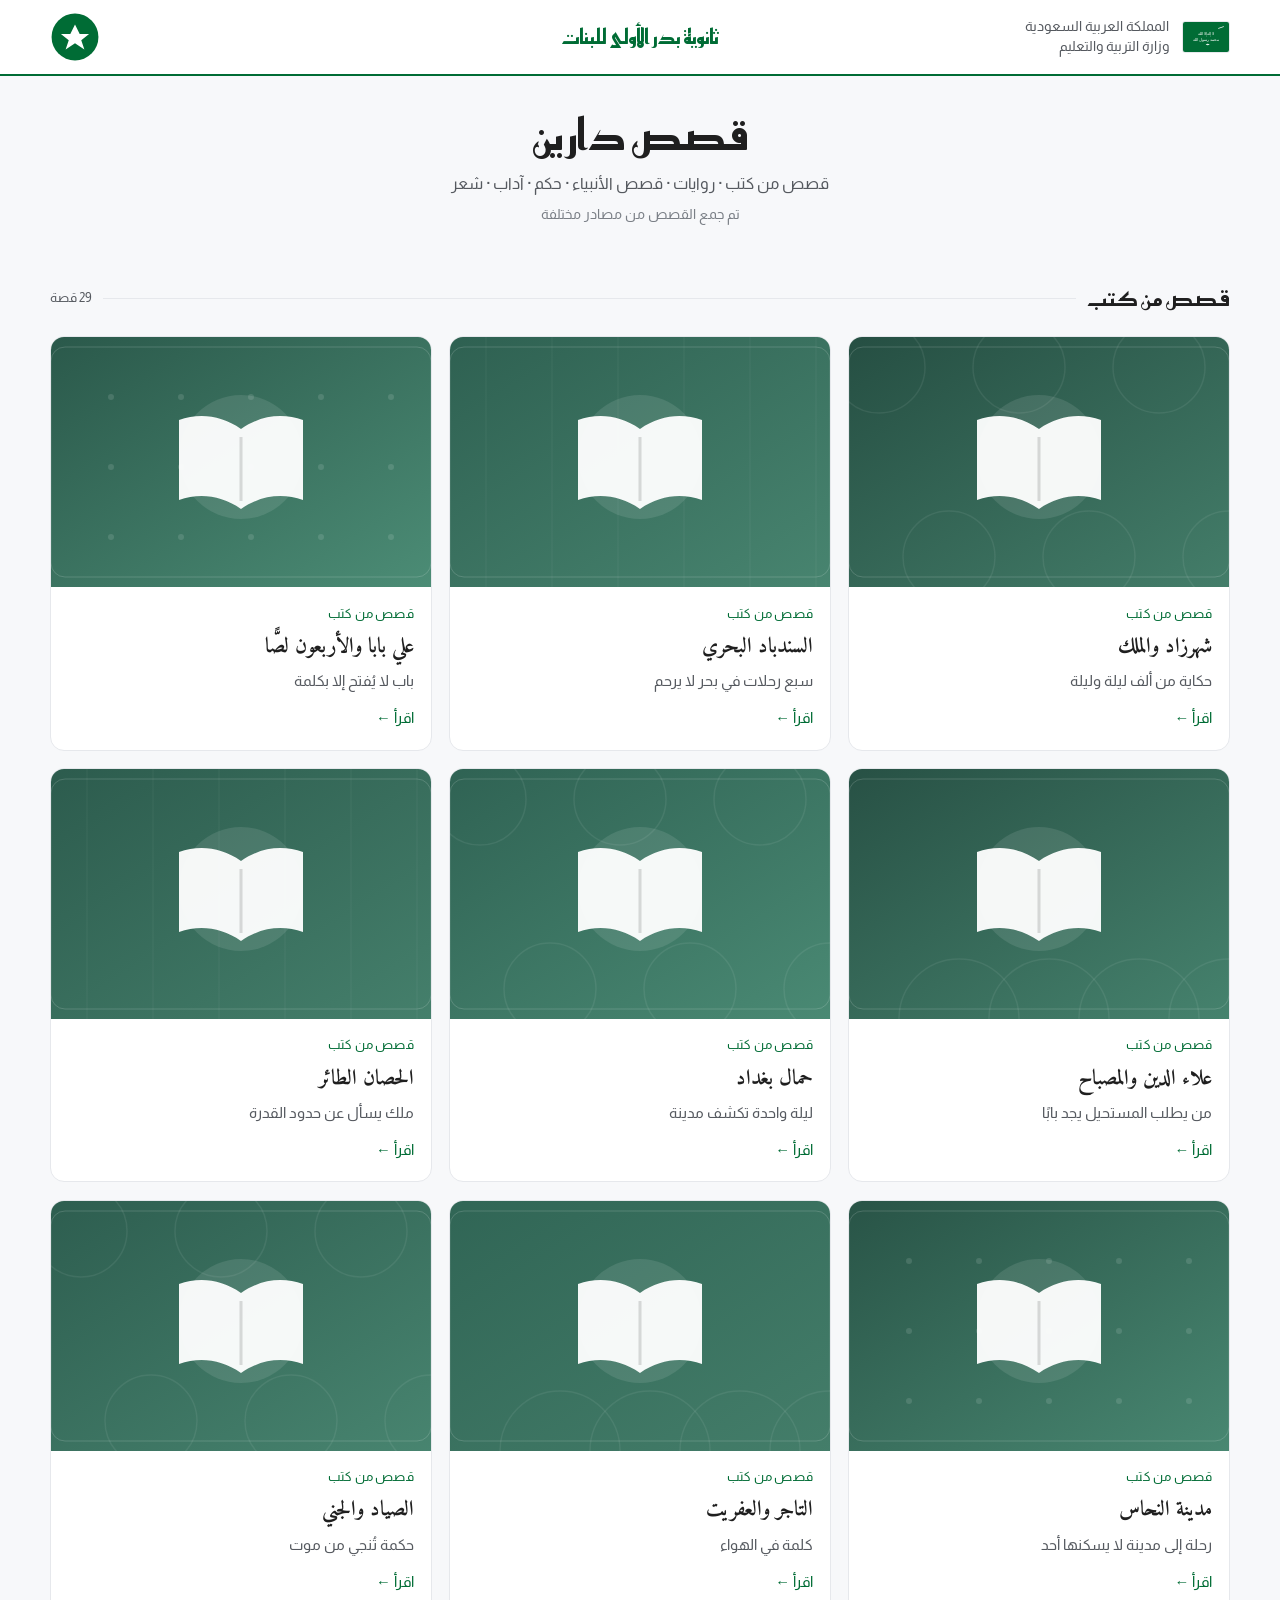
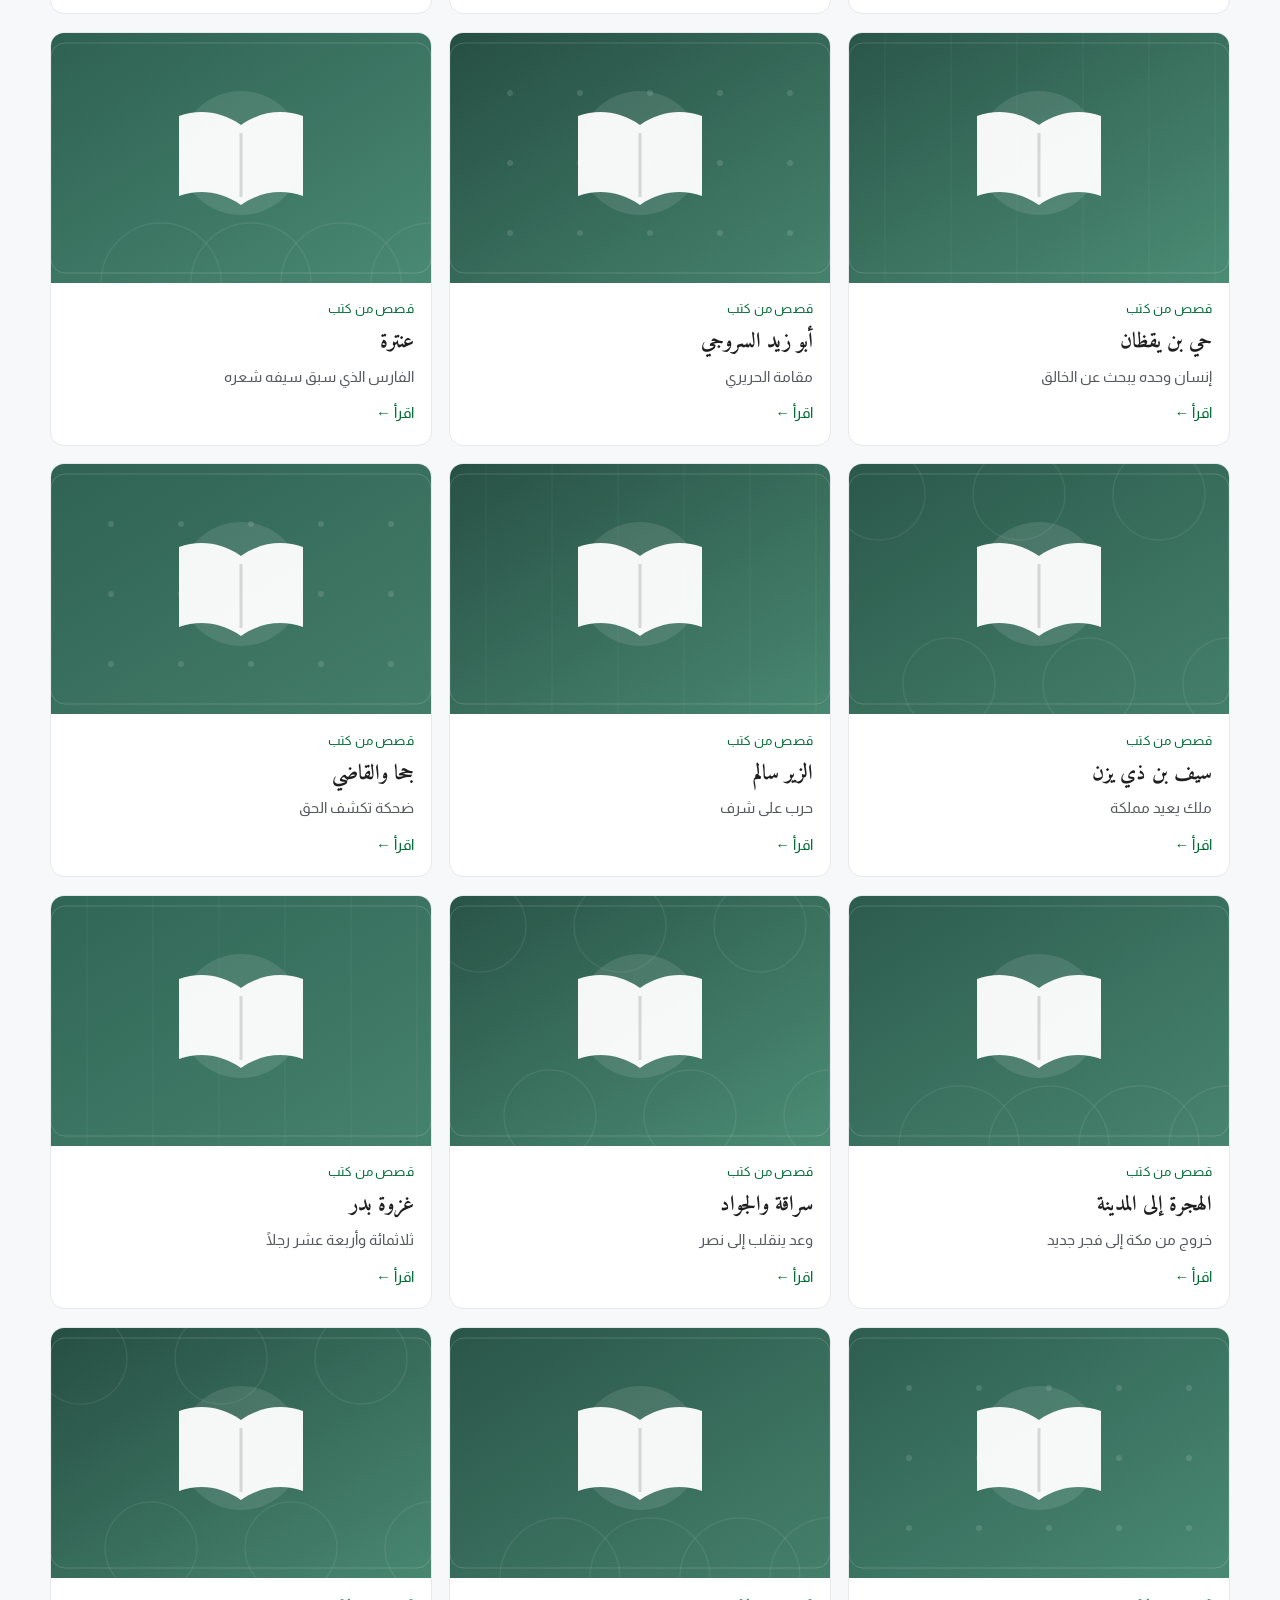
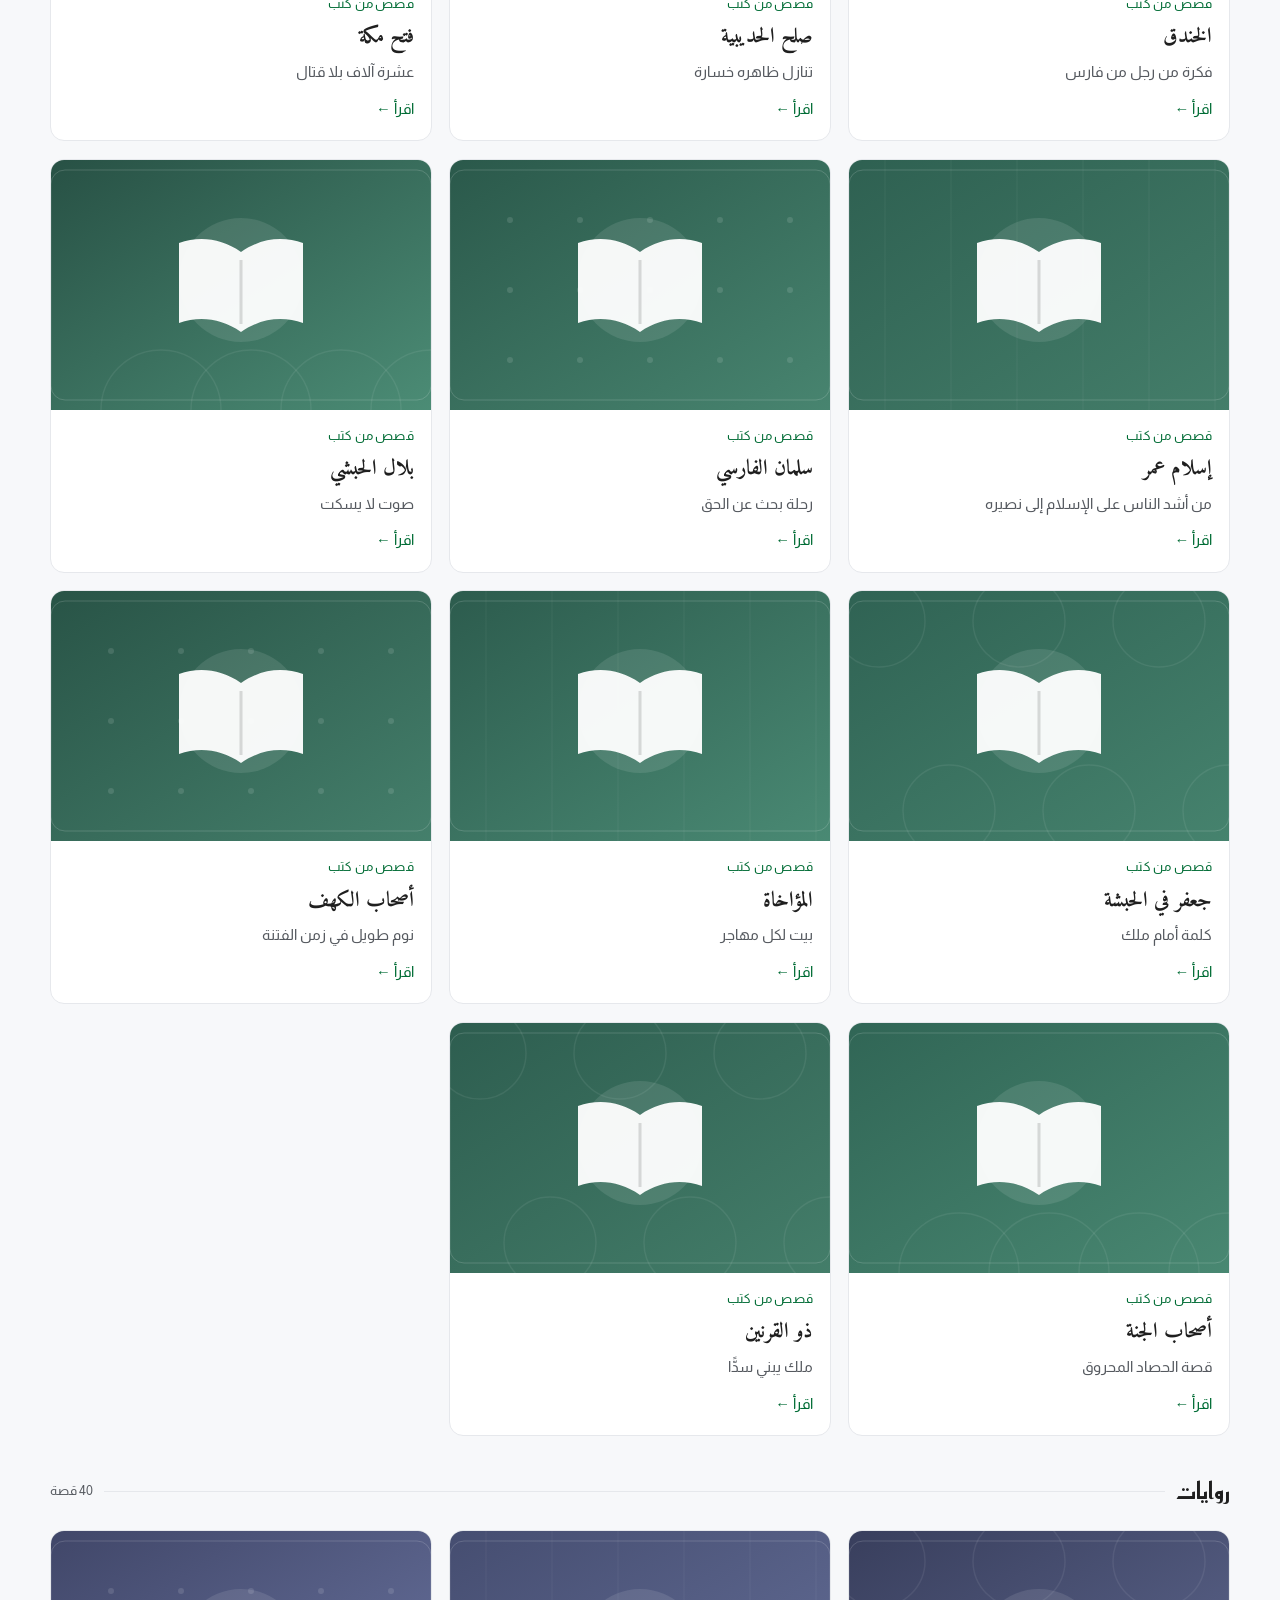
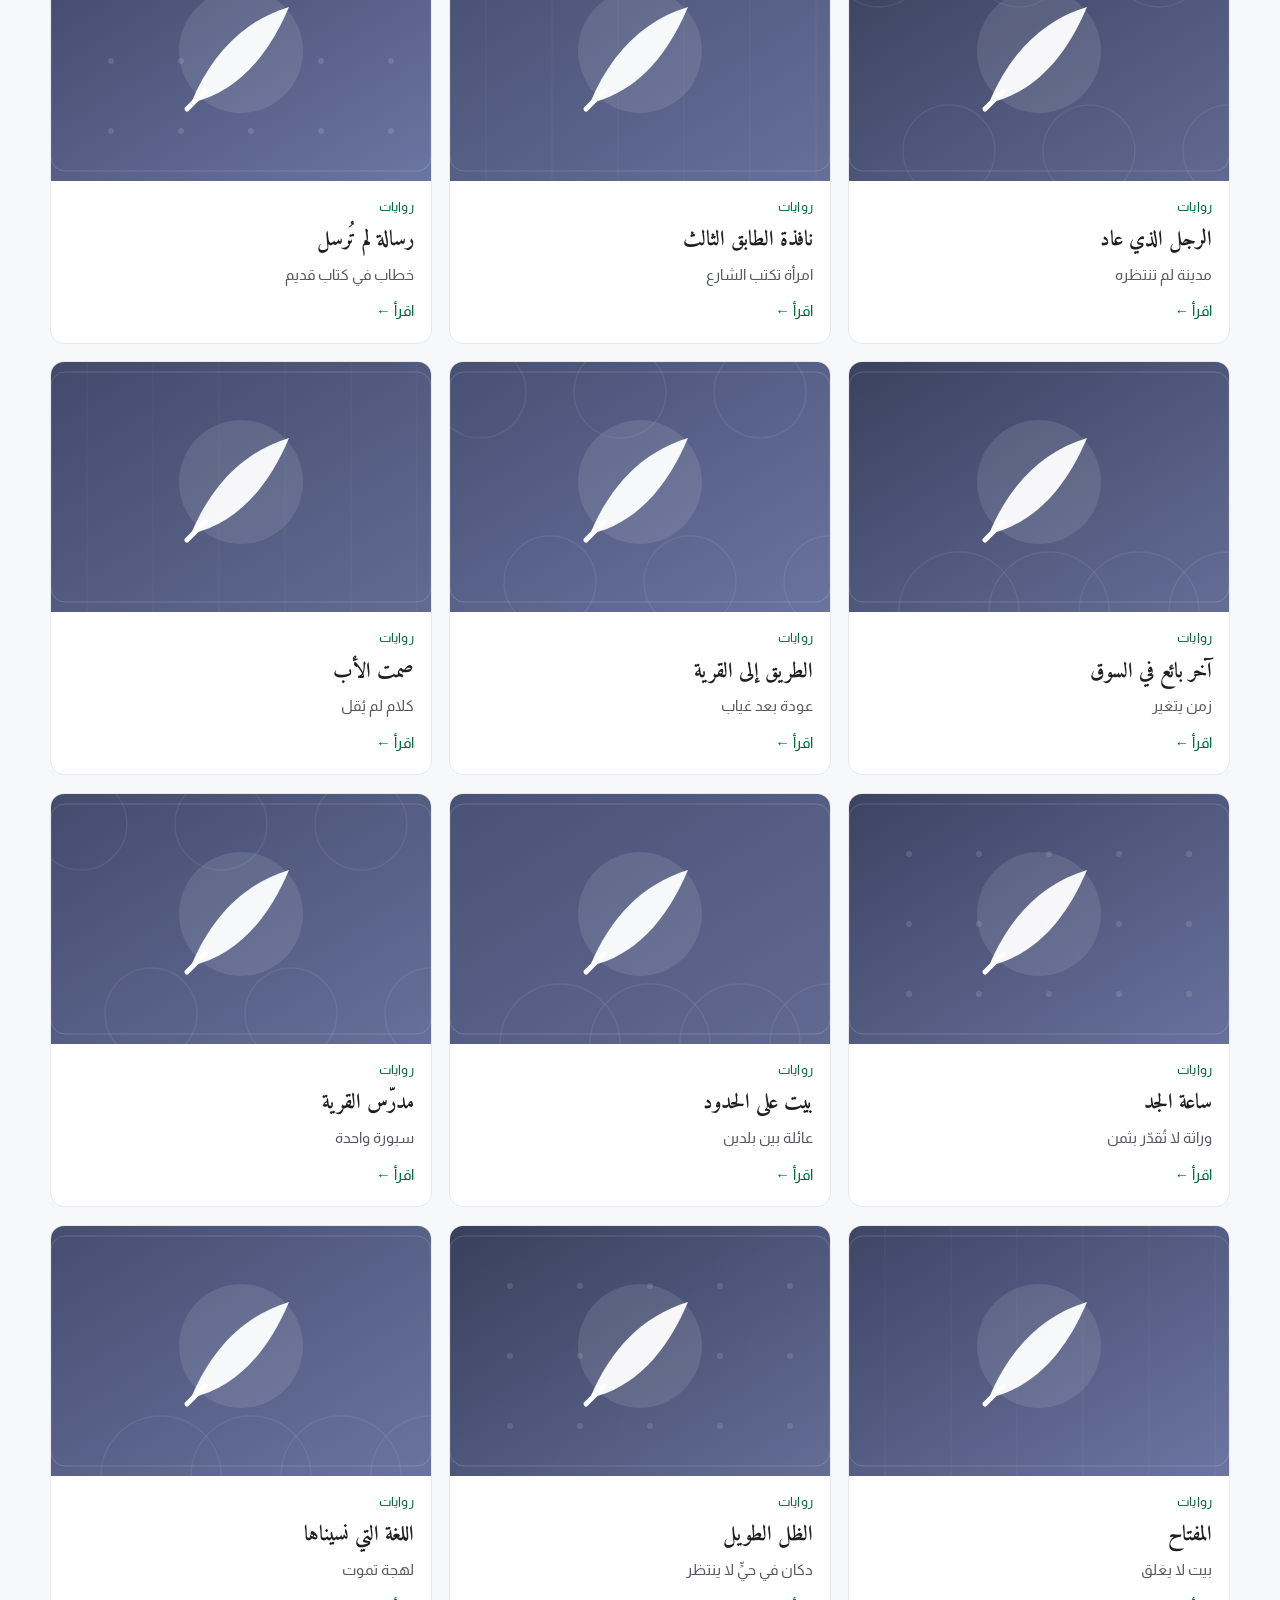
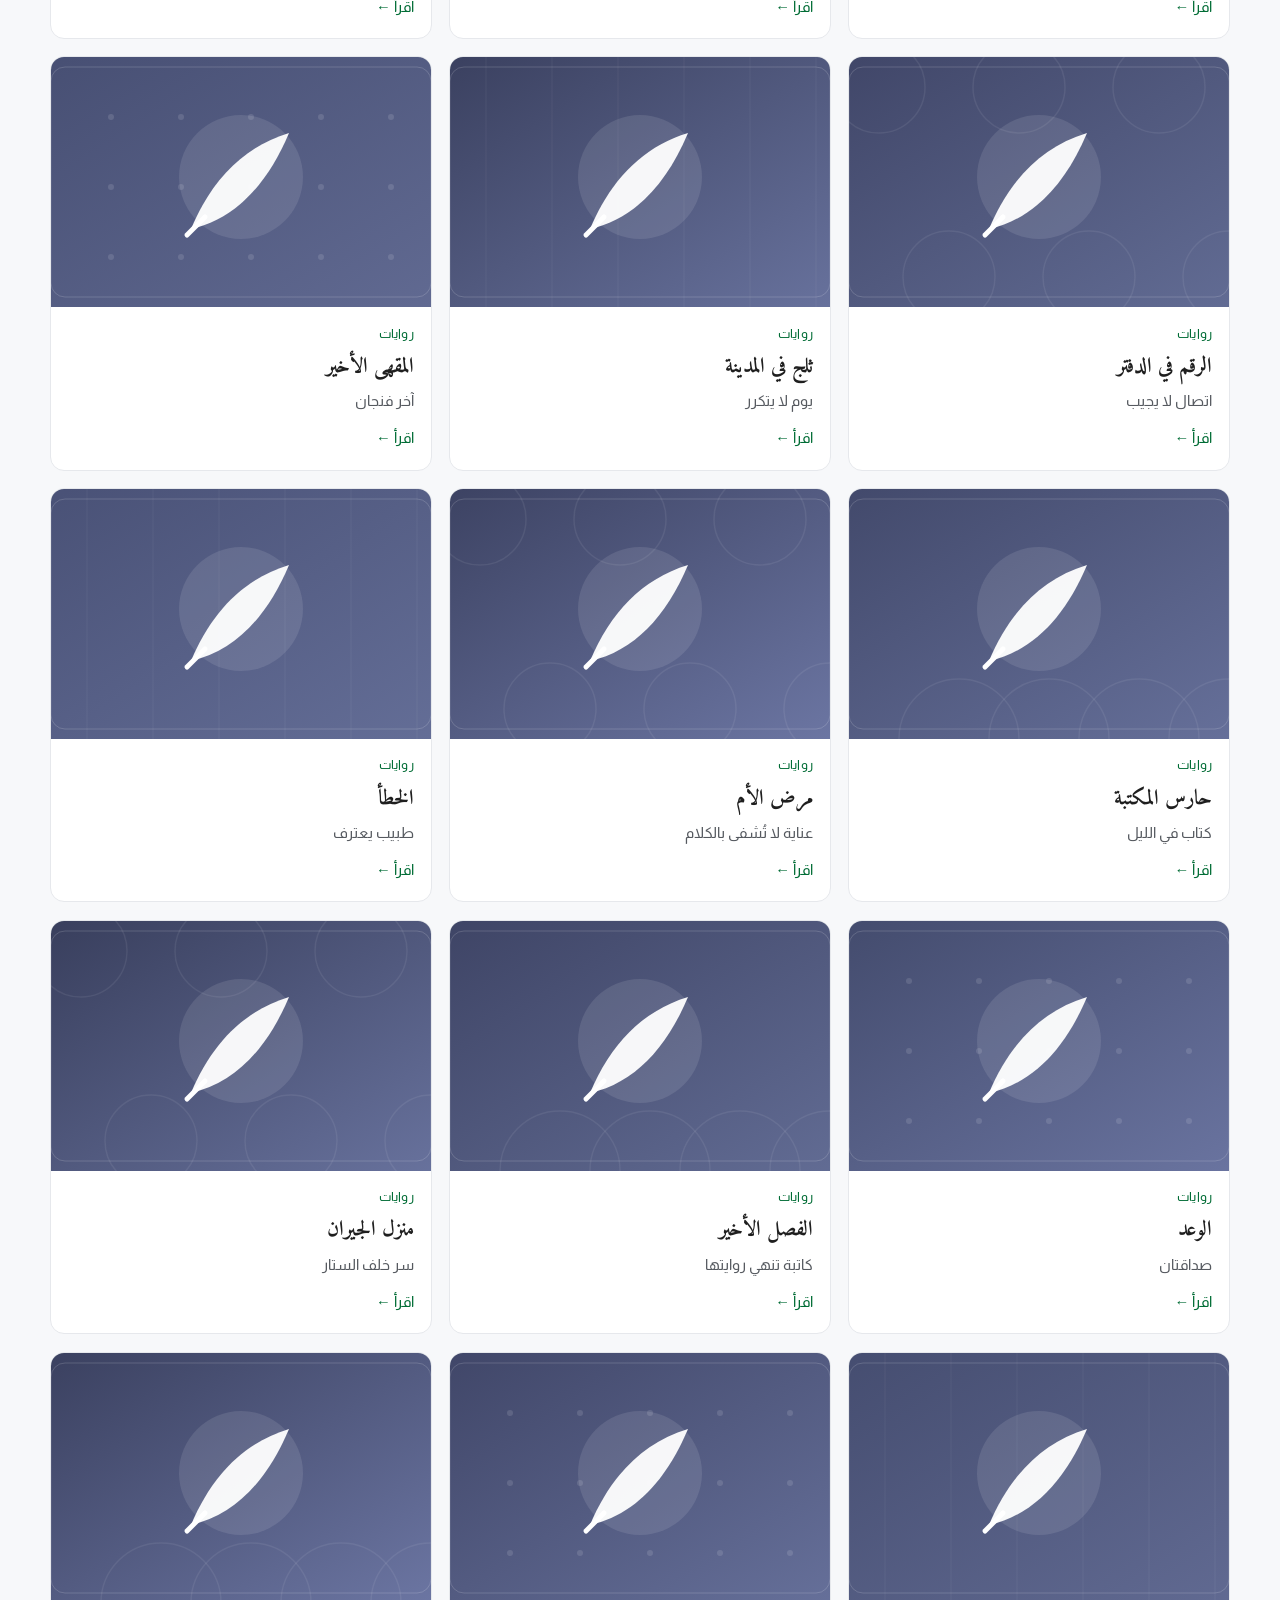
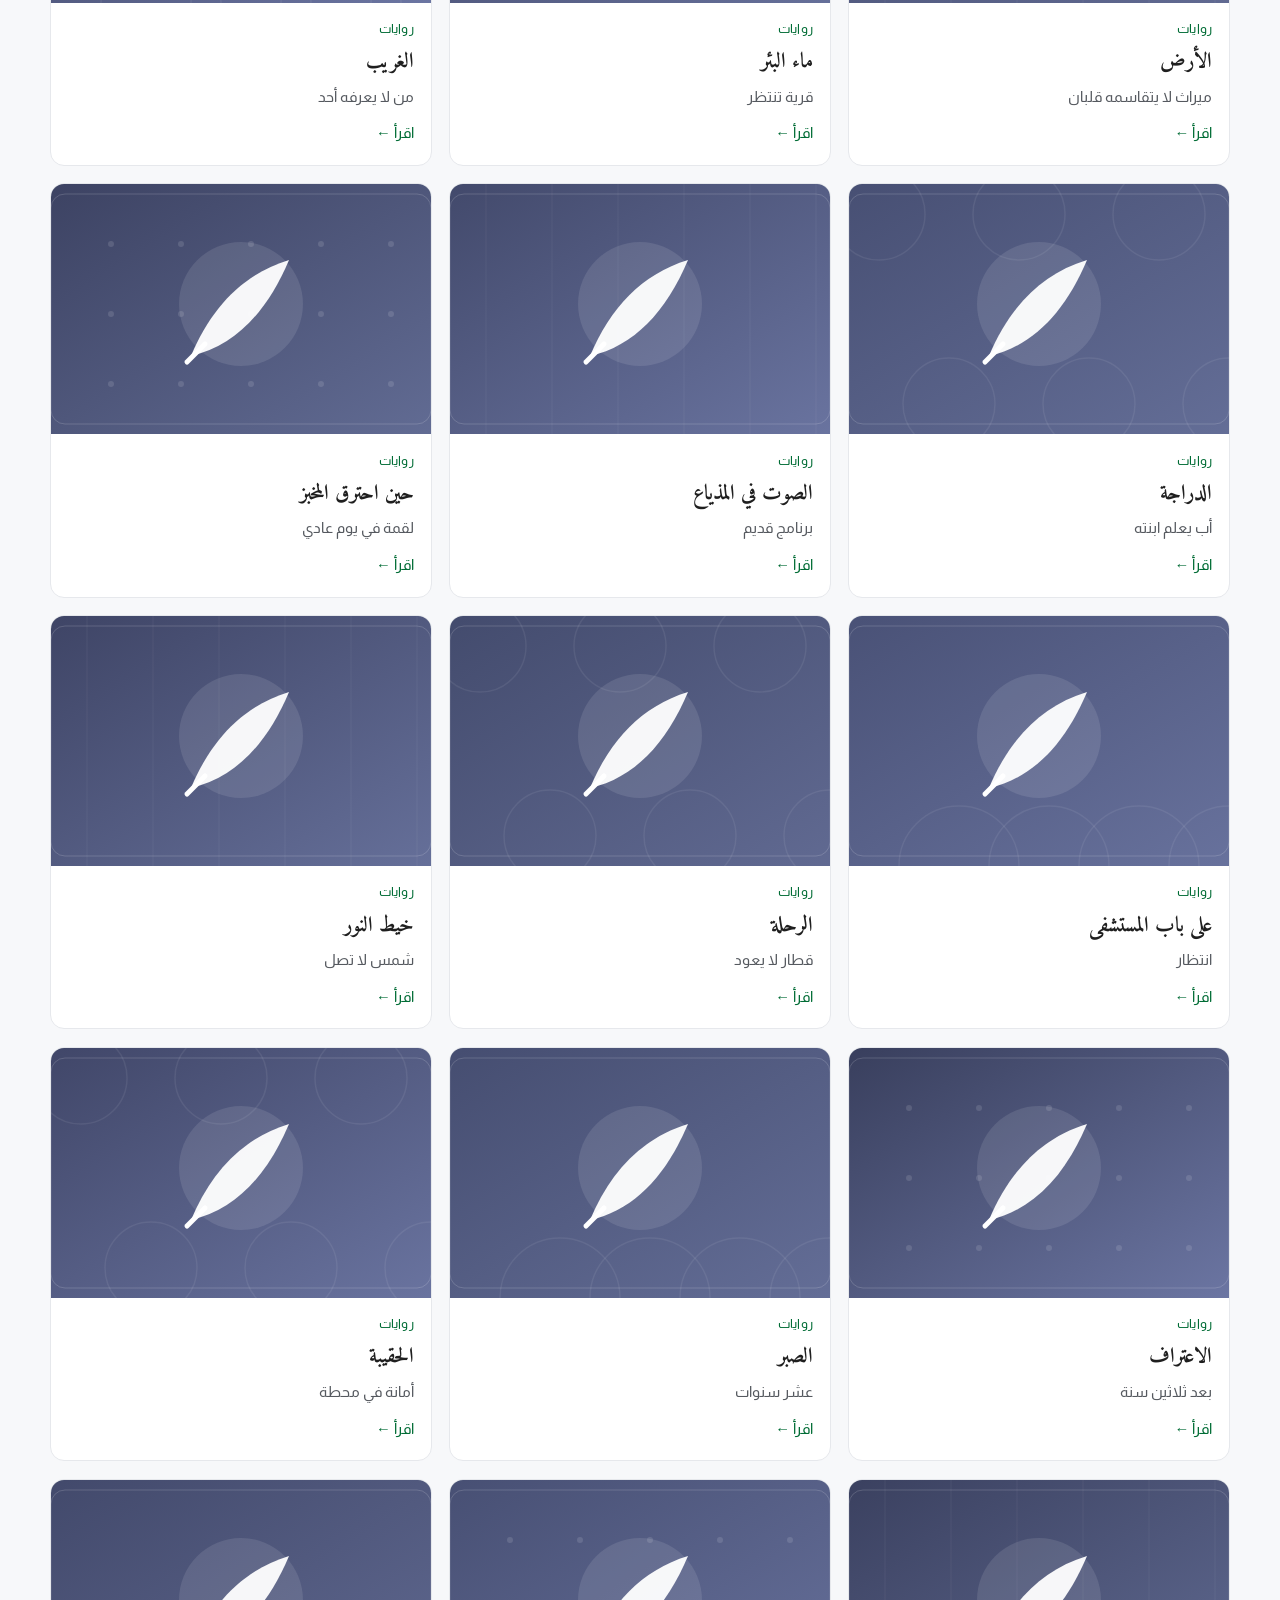
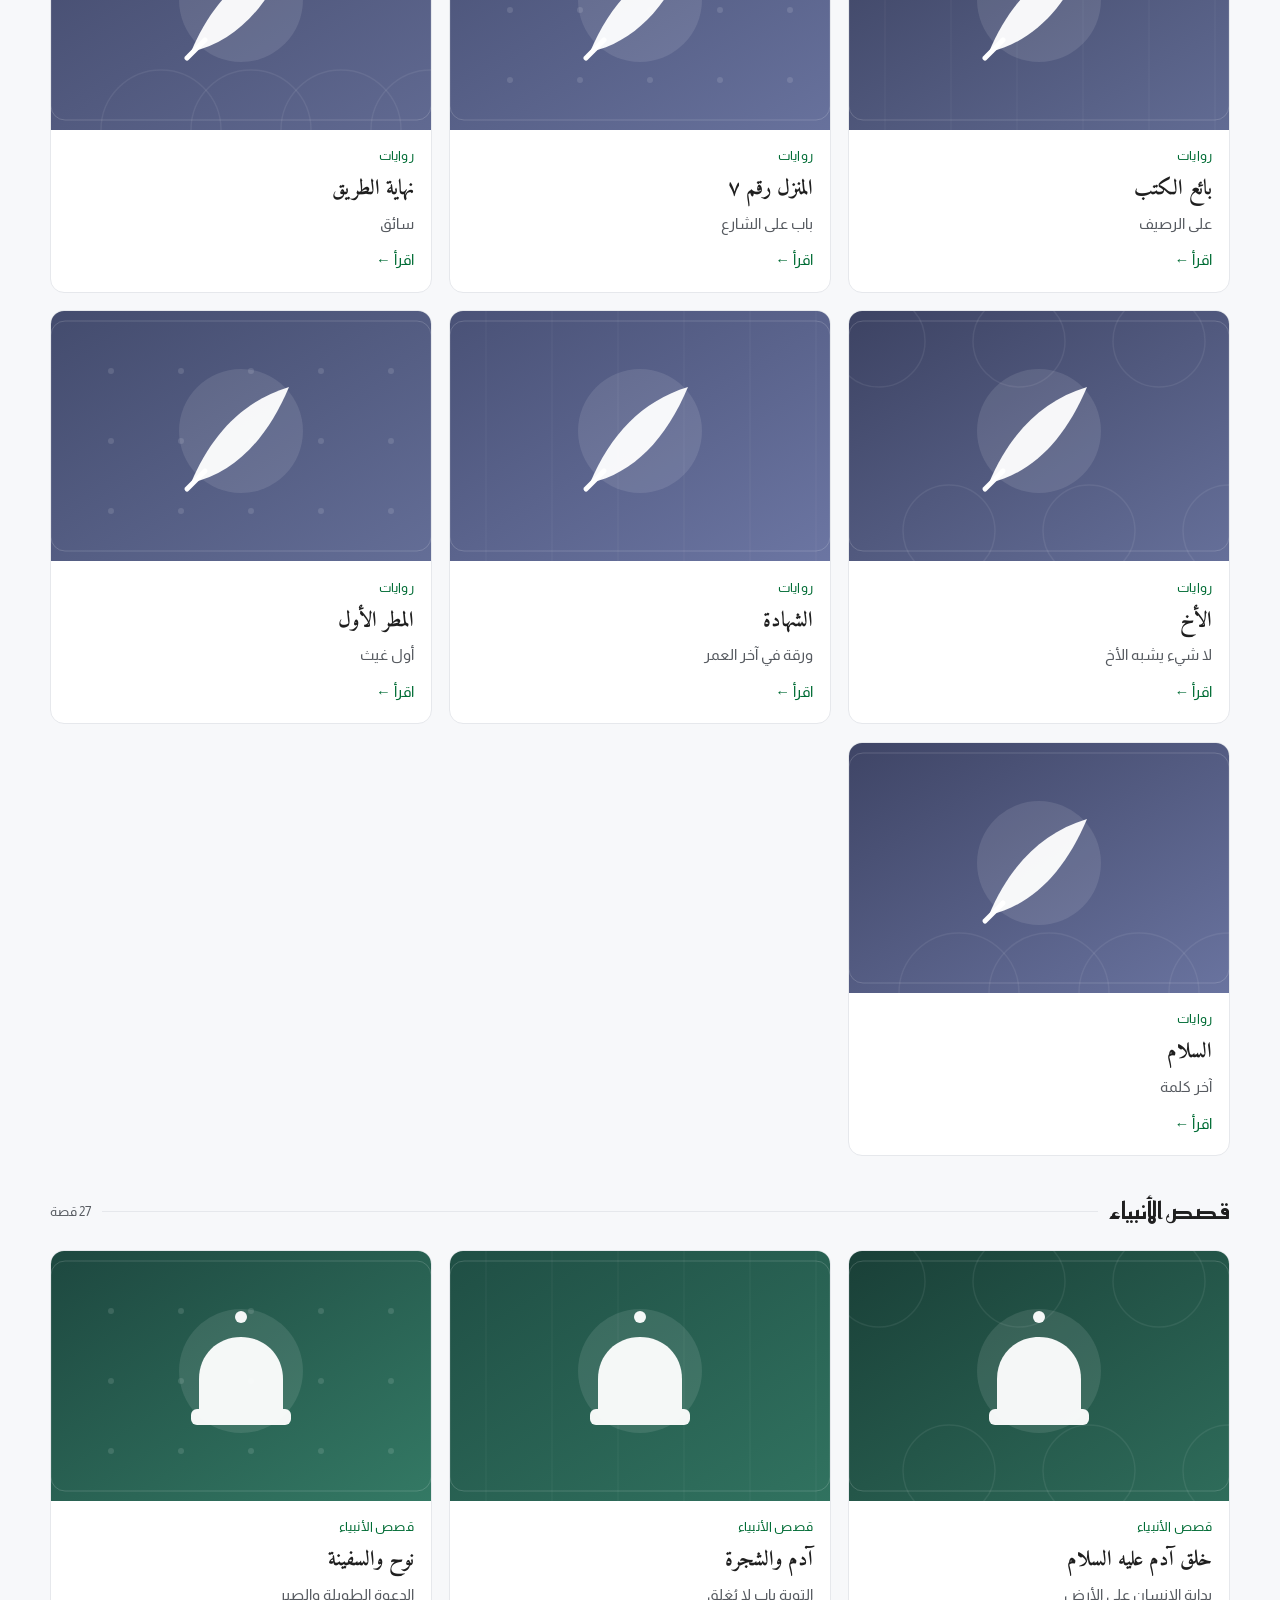
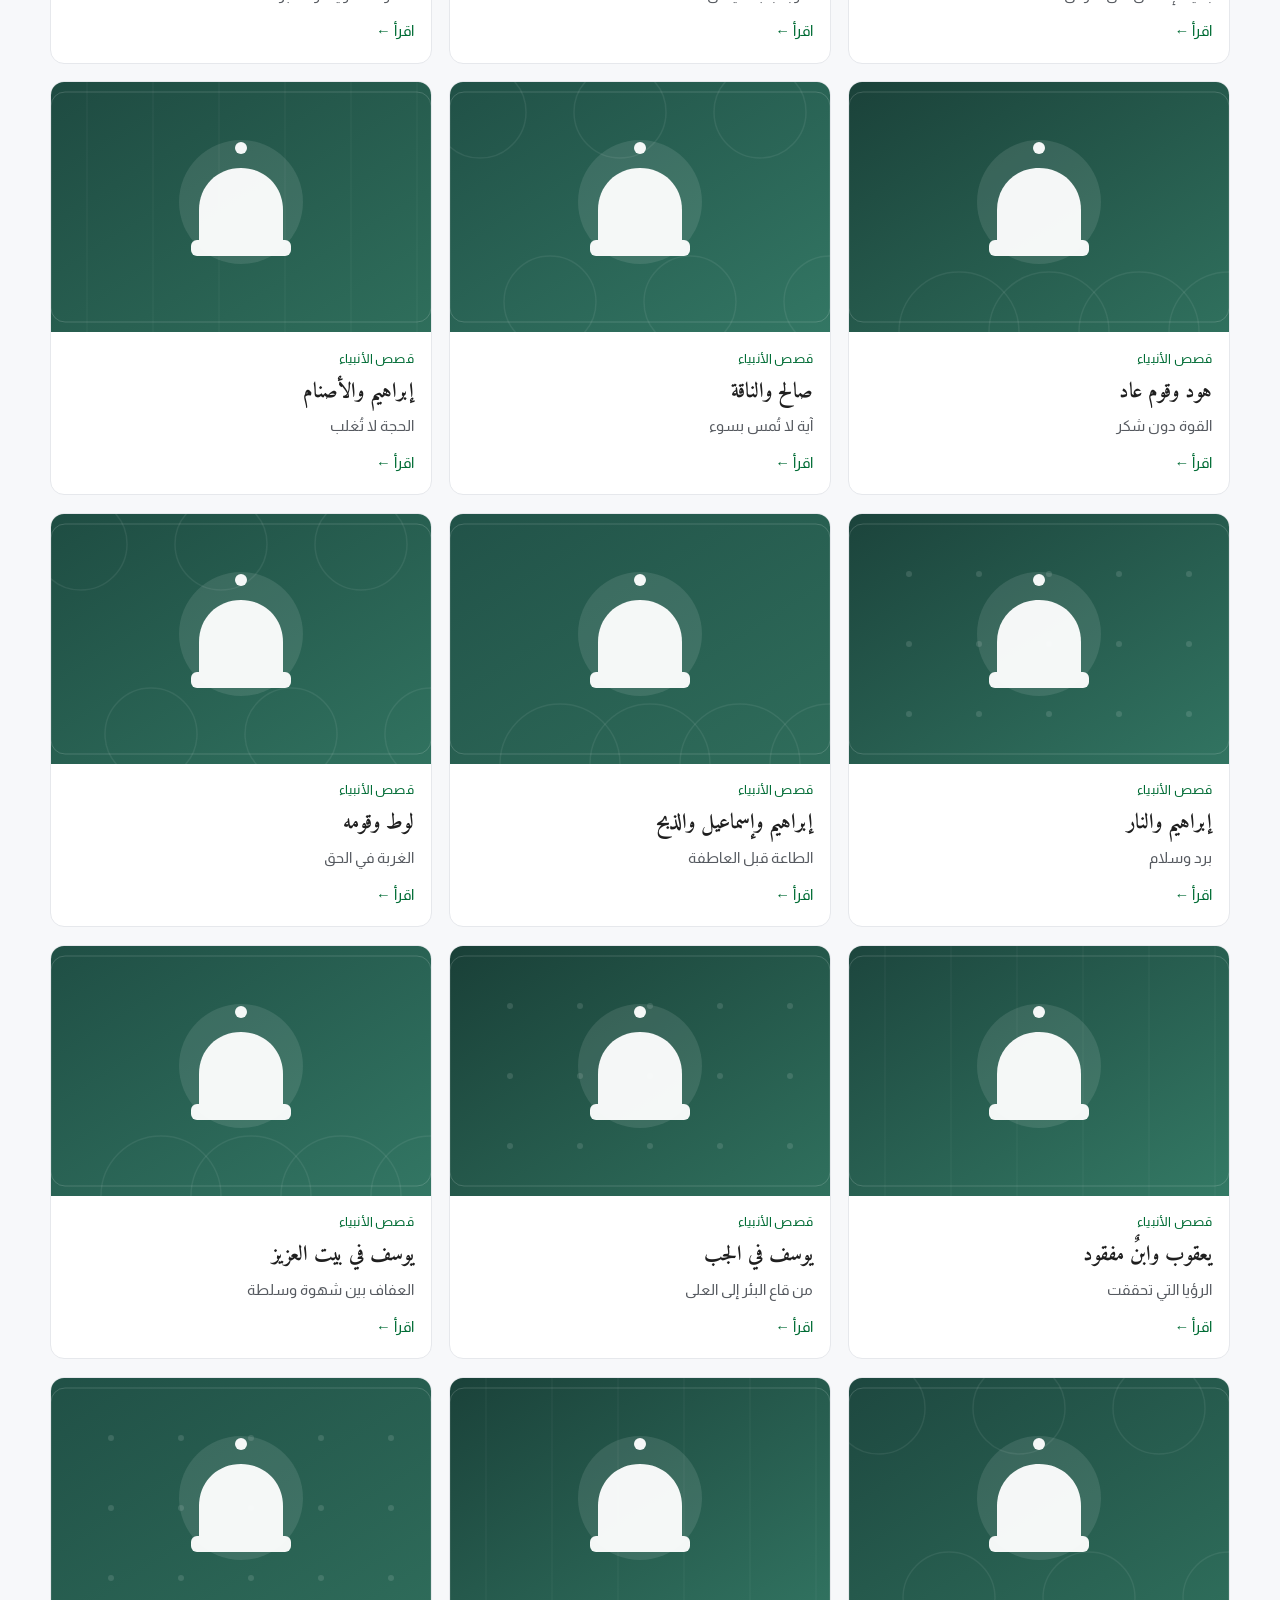
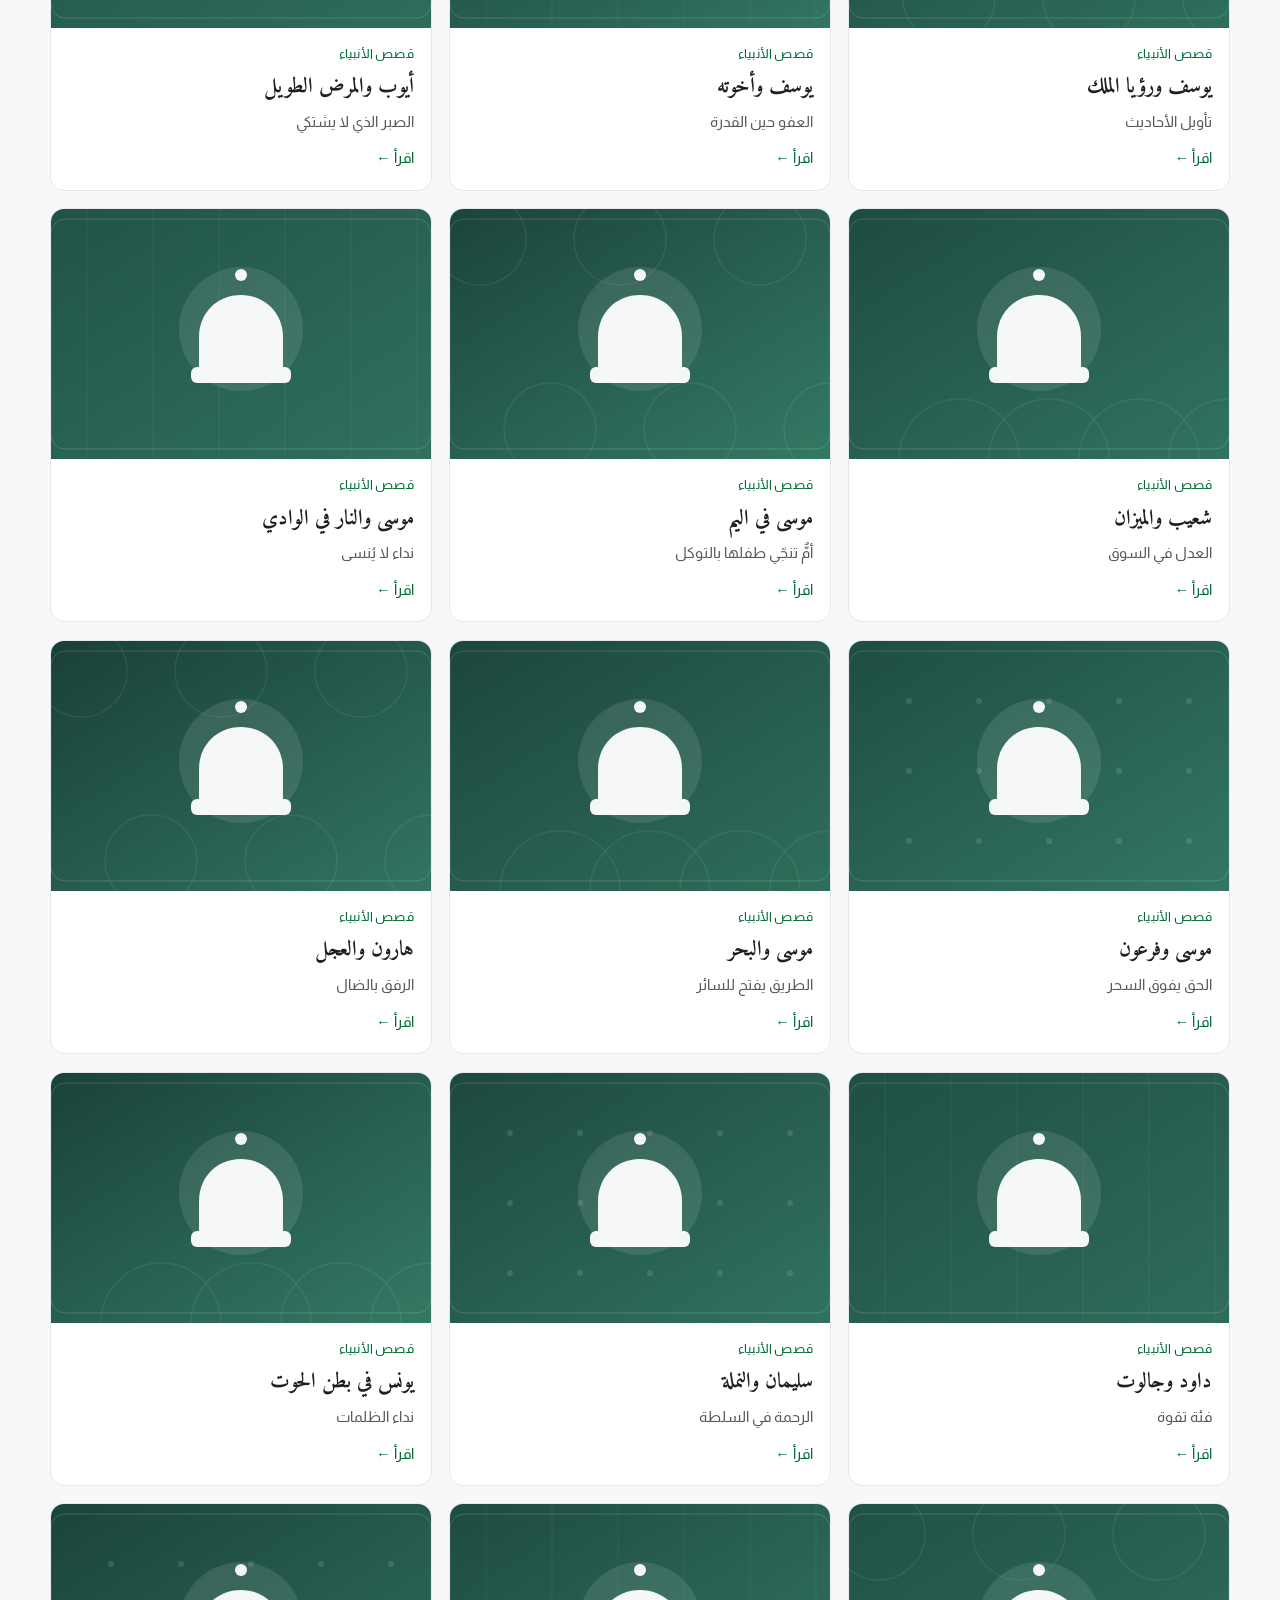
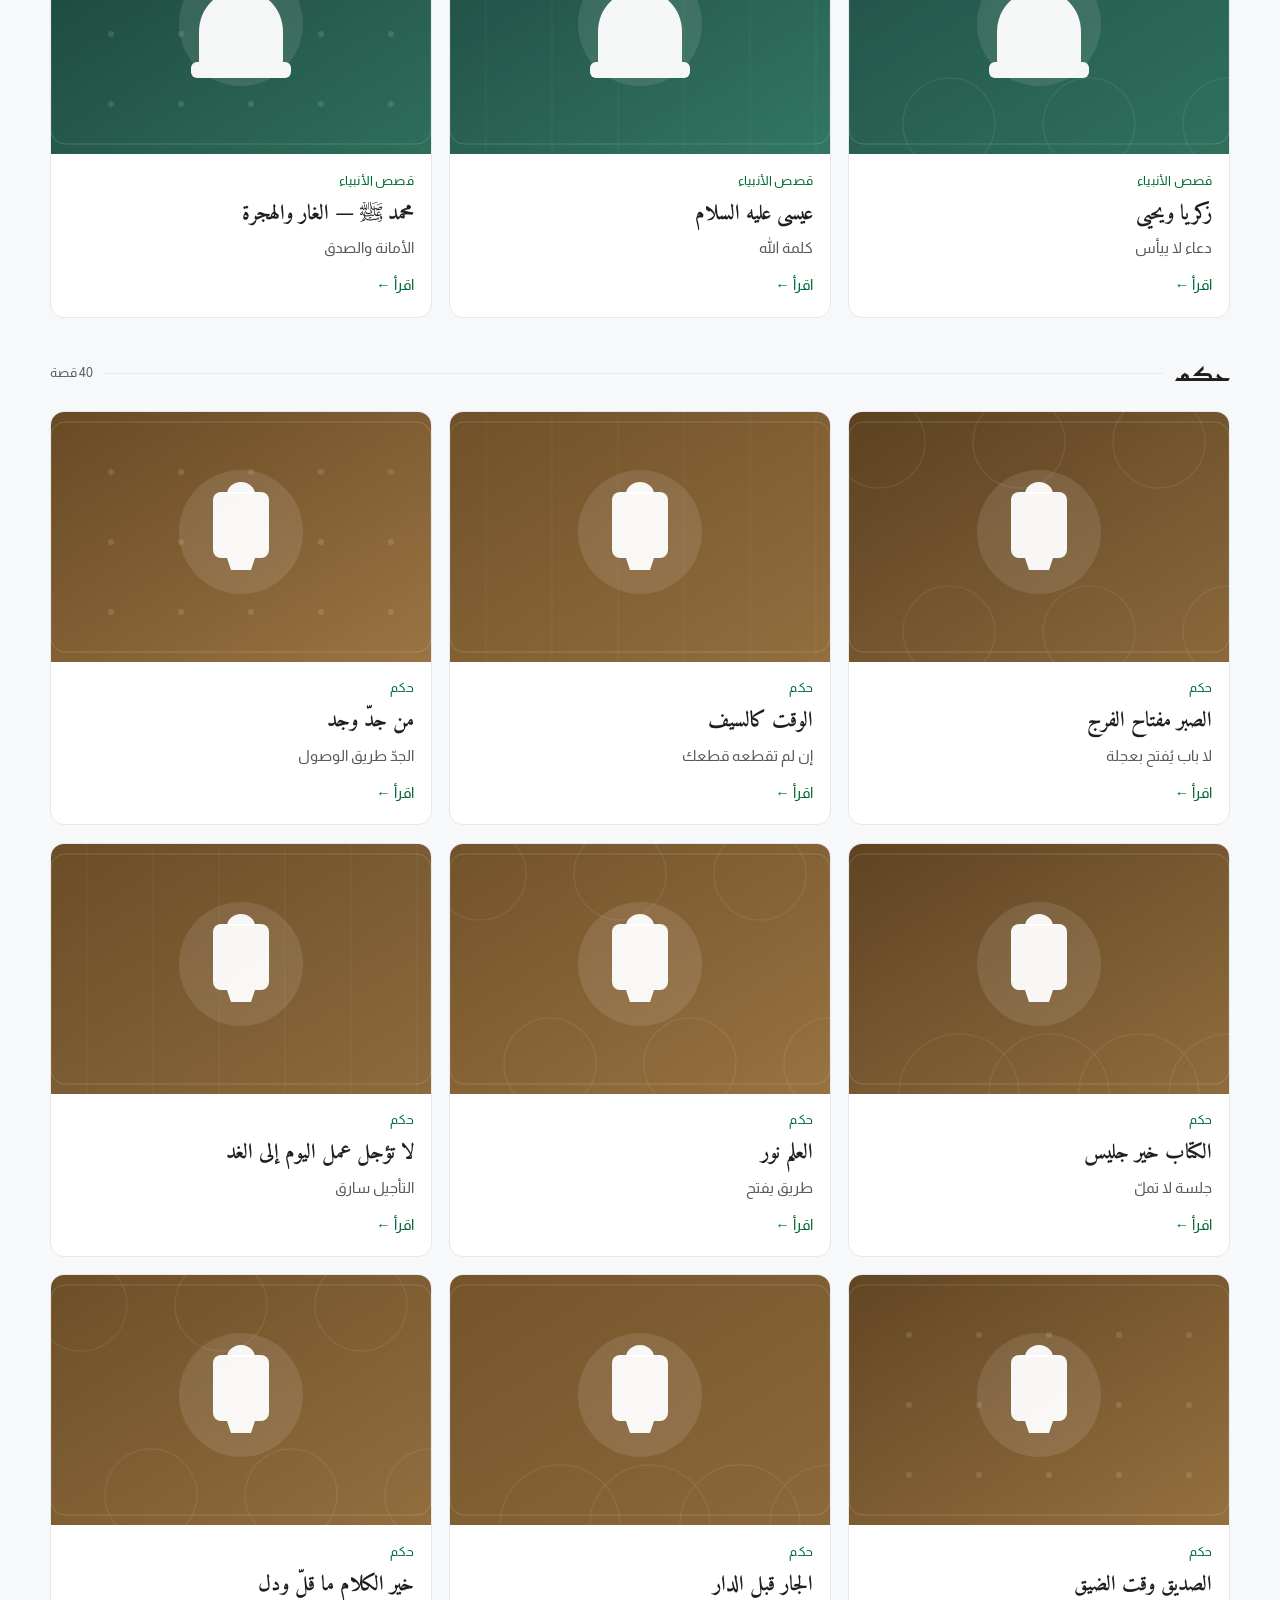
<file: index.html>
<!DOCTYPE html>
<html lang="ar" dir="rtl">

<head>
  <meta charset="UTF-8">
  <meta name="viewport" content="width=device-width, initial-scale=1.0">
  <title>قصص دارين | ثانوية بدر الأولى للبنات</title>
  <meta name="description" content="قصص دارين - قصص من كتب وروايات وقصص الأنبياء وحكم وآداب وشعر - ثانوية بدر الأولى للبنات">
  <link rel="preconnect" href="https://fonts.googleapis.com">
  <link rel="preconnect" href="https://fonts.gstatic.com" crossorigin>
  <link href="https://fonts.googleapis.com/css2?family=Almarai:wght@400;700&family=Amiri:ital,wght@0,400;0,700;1,400&family=Reem+Kufi:wght@400;500;600;700&display=swap" rel="stylesheet">
  <link rel="stylesheet" href="css/style.css?v=4">
</head>

<body>
  <header class="school-header">
    <div class="school-header__inner">
      <div class="school-header__right">
        <img src="assets/img/flag.svg" alt="علم المملكة العربية السعودية" class="flag">
        <div class="school-header__text">
          <p class="school-header__ministry">المملكة العربية السعودية</p>
          <p class="school-header__ministry">وزارة التربية والتعليم</p>
        </div>
      </div>
      <div class="school-header__center">
        <p class="school-header__name">ثانوية بدر الأولى للبنات</p>
      </div>
      <div class="school-header__left">
        <div class="emblem">
          <svg viewBox="0 0 64 64" xmlns="http://www.w3.org/2000/svg" aria-hidden="true">
            <circle cx="32" cy="32" r="30" fill="#006c35"/>
            <path d="M32 16 L38 28 L50 28 L40 36 L44 48 L32 40 L20 48 L24 36 L14 28 L26 28 Z" fill="#ffffff"/>
          </svg>
        </div>
      </div>
    </div>
  </header>

  <section class="page-title">
    <div class="page-title__inner">
      <h1 class="page-title__text">قصص دارين</h1>
      <p class="page-title__sub">قصص من كتب · روايات · قصص الأنبياء · حكم · آداب · شعر</p>
      <p class="page-title__note">تم جمع القصص من مصادر مختلفة</p>
    </div>
  </section>

  <main class="main">
    <div id="stories-root"></div>
  </main>

  <footer class="footer">
    <div class="footer__inner">
      <p>ثانوية بدر الأولى للبنات | وزارة التربية والتعليم</p>
      <p class="footer__note">تم جمع القصص من مصادر مختلفة</p>
    </div>
  </footer>

  <script src="js/data.js?v=4"></script>
  <script src="js/app.js?v=4"></script>
</body>

</html>
</file>
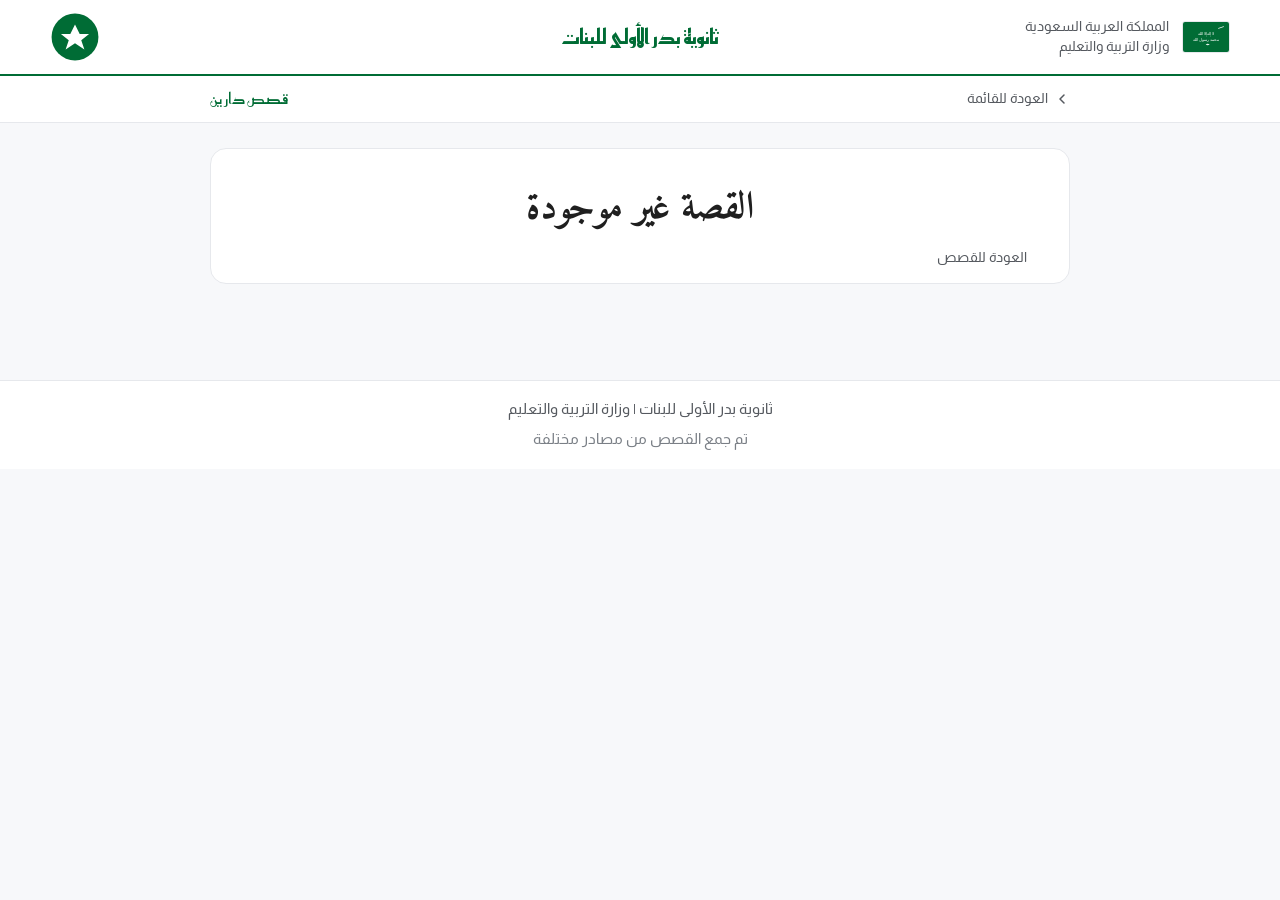
<file: story.html>
<!DOCTYPE html>
<html lang="ar" dir="rtl">

<head>
  <meta charset="UTF-8">
  <meta name="viewport" content="width=device-width, initial-scale=1.0">
  <title>قصة | قصص دارين</title>
  <meta name="description" content="اقرأ قصة من قصص دارين - ثانوية بدر الأولى للبنات">
  <link rel="preconnect" href="https://fonts.googleapis.com">
  <link rel="preconnect" href="https://fonts.gstatic.com" crossorigin>
  <link href="https://fonts.googleapis.com/css2?family=Almarai:wght@400;700&family=Amiri:ital,wght@0,400;0,700;1,400&family=Reem+Kufi:wght@400;500;600;700&display=swap" rel="stylesheet">
  <link rel="stylesheet" href="css/style.css?v=4">
</head>

<body>
  <header class="school-header">
    <div class="school-header__inner">
      <div class="school-header__right">
        <img src="assets/img/flag.svg" alt="علم المملكة العربية السعودية" class="flag">
        <div class="school-header__text">
          <p class="school-header__ministry">المملكة العربية السعودية</p>
          <p class="school-header__ministry">وزارة التربية والتعليم</p>
        </div>
      </div>
      <div class="school-header__center">
        <p class="school-header__name">ثانوية بدر الأولى للبنات</p>
      </div>
      <div class="school-header__left">
        <div class="emblem">
          <svg viewBox="0 0 64 64" xmlns="http://www.w3.org/2000/svg" aria-hidden="true">
            <circle cx="32" cy="32" r="30" fill="#006c35"/>
            <path d="M32 16 L38 28 L50 28 L40 36 L44 48 L32 40 L20 48 L24 36 L14 28 L26 28 Z" fill="#ffffff"/>
          </svg>
        </div>
      </div>
    </div>
  </header>

  <div class="story-topbar">
    <div class="story-topbar__inner">
      <a href="index.html" class="back-btn">
        <svg width="16" height="16" viewBox="0 0 16 16" fill="none" xmlns="http://www.w3.org/2000/svg" aria-hidden="true">
          <path d="M10 4L6 8L10 12" stroke="currentColor" stroke-width="1.5" stroke-linecap="round" stroke-linejoin="round"/>
        </svg>
        العودة للقائمة
      </a>
      <p class="story-topbar__title">قصص دارين</p>
    </div>
  </div>

  <main class="main main--story">
    <article class="story-article" id="story-page"></article>
  </main>

  <footer class="footer">
    <div class="footer__inner">
      <p>ثانوية بدر الأولى للبنات | وزارة التربية والتعليم</p>
      <p class="footer__note">تم جمع القصص من مصادر مختلفة</p>
    </div>
  </footer>

  <script src="js/data.js?v=4"></script>
  <script src="js/app.js?v=4"></script>
</body>

</html>
</file>
<file: css/style.css>
@import url('https://fonts.googleapis.com/css2?family=Almarai:wght@400;700&family=Amiri:ital,wght@0,400;0,700;1,400&family=Reem+Kufi:wght@400;500;600;700&display=swap');

:root {
  --green: #006c35;
  --green-soft: #eef5f0;
  --bg: #f7f8fa;
  --card: #ffffff;
  --text: #1f1f1f;
  --text-light: #55595f;
  --border: #e6e8ec;
  --shadow: 0 18px 40px -30px rgba(0, 60, 30, 0.55);
}

* {
  margin: 0;
  padding: 0;
  box-sizing: border-box;
  font-family: "Almarai", sans-serif;
  -webkit-font-smoothing: antialiased;
  -moz-osx-font-smoothing: grayscale;
}

html {
  font-size: 16px;
  scroll-behavior: smooth;
}

body {
  direction: rtl;
  background: var(--bg);
  color: var(--text);
  line-height: 1.75;
  -webkit-text-size-adjust: 100%;
}

img {
  max-width: 100%;
  display: block;
}

/* ===== رأس المدرسة ===== */
.school-header {
  background: #fff;
  border-bottom: 2px solid var(--green);
}

.school-header__inner {
  width: min(1180px, 94vw);
  margin: 0 auto;
  display: flex;
  align-items: center;
  justify-content: space-between;
  padding: clamp(0.5rem, 1.6vw, 0.75rem) 0;
  gap: 0.8rem;
}

.school-header__right,
.school-header__left {
  display: flex;
  align-items: center;
  gap: clamp(0.5rem, 1.6vw, 0.8rem);
  flex: 1;
}

.school-header__left {
  justify-content: flex-end;
}

.flag {
  width: clamp(34px, 6vw, 48px);
  height: auto;
  border: 1px solid var(--border);
  border-radius: 3px;
}

.school-header__text {
  display: flex;
  flex-direction: column;
  line-height: 1.5;
}

.school-header__ministry {
  font-size: clamp(0.72rem, 1.5vw, 0.85rem);
  color: var(--text-light);
}

.school-header__center {
  flex: 2;
  text-align: center;
}

.school-header__name {
  font-family: "Reem Kufi", sans-serif;
  font-weight: 700;
  font-size: clamp(0.95rem, 2.6vw, 1.3rem);
  color: var(--green);
  line-height: 1.4;
}

.emblem {
  width: clamp(36px, 6vw, 50px);
  height: clamp(36px, 6vw, 50px);
}

/* ===== عنوان الصفحة ===== */
.page-title {
  padding: clamp(1rem, 3.4vw, 1.8rem) 1rem clamp(0.6rem, 2vw, 1rem);
  text-align: center;
}

.page-title__inner {
  width: min(820px, 94vw);
  margin: 0 auto;
  display: flex;
  flex-direction: column;
  gap: 0.25rem;
}

.page-title__text {
  font-family: "Reem Kufi", sans-serif;
  font-size: clamp(1.7rem, 6vw, 2.7rem);
  line-height: 1.4;
  color: var(--text);
}

.page-title__sub {
  color: var(--text-light);
  font-size: clamp(0.92rem, 2vw, 1.02rem);
}

.page-title__note {
  color: #7a7f86;
  font-size: clamp(0.82rem, 1.7vw, 0.9rem);
}

/* ===== شبكة القصص ===== */
.main {
  width: min(1180px, 94vw);
  margin: 0 auto;
  padding-bottom: clamp(2rem, 6vw, 4rem);
}

.category-section {
  margin-top: clamp(1.4rem, 4vw, 2.2rem);
}

.category-section__head {
  display: flex;
  align-items: center;
  gap: 0.7rem;
  margin-bottom: clamp(0.8rem, 2.4vw, 1.1rem);
}

.category-section__title {
  font-family: "Reem Kufi", sans-serif;
  font-size: clamp(1.1rem, 3.2vw, 1.45rem);
  font-weight: 600;
  color: var(--text);
  white-space: nowrap;
}

.category-section__line {
  flex: 1;
  height: 1px;
  background: var(--border);
}

.category-section__count {
  font-size: 0.8rem;
  color: var(--text-light);
  white-space: nowrap;
}

.stories__grid {
  display: grid;
  grid-template-columns: 1fr;
  gap: clamp(0.8rem, 2.4vw, 1.1rem);
}

@media (min-width: 620px) {
  .stories__grid {
    grid-template-columns: repeat(2, 1fr);
  }
}

@media (min-width: 940px) {
  .stories__grid {
    grid-template-columns: repeat(3, 1fr);
  }
}

.story-card {
  background: var(--card);
  border: 1px solid var(--border);
  border-radius: 14px;
  overflow: hidden;
  text-decoration: none;
  color: inherit;
  display: flex;
  flex-direction: column;
  transition: box-shadow 0.22s ease, border-color 0.22s ease, transform 0.22s ease;
}

.story-card:hover {
  border-color: rgba(0, 108, 53, 0.35);
  box-shadow: var(--shadow);
  transform: translateY(-2px);
}

.story-card__cover {
  width: 100%;
  aspect-ratio: 16 / 10;
  object-fit: cover;
  background: var(--green-soft);
}

.story-card__body {
  padding: clamp(0.75rem, 2.2vw, 0.95rem) clamp(0.85rem, 2.4vw, 1.05rem) clamp(0.9rem, 2.4vw, 1.1rem);
  display: flex;
  flex-direction: column;
  gap: 0.3rem;
  flex: 1;
}

.story-card__category {
  font-size: clamp(0.74rem, 1.6vw, 0.8rem);
  color: var(--green);
  letter-spacing: 0.2px;
}

.story-card__title {
  font-family: "Amiri", serif;
  font-size: clamp(1.15rem, 3.2vw, 1.32rem);
  line-height: 1.6;
  font-weight: 700;
}

.story-card__excerpt {
  color: var(--text-light);
  font-size: clamp(0.88rem, 2vw, 0.95rem);
  line-height: 1.7;
  display: -webkit-box;
  -webkit-line-clamp: 2;
  -webkit-box-orient: vertical;
  overflow: hidden;
}

.story-card__more {
  margin-top: auto;
  padding-top: 0.45rem;
  color: var(--green);
  font-size: clamp(0.86rem, 1.8vw, 0.92rem);
}

/* ===== صفحة القصة ===== */
.story-topbar {
  background: #fff;
  border-bottom: 1px solid var(--border);
}

.story-topbar__inner {
  width: min(860px, 94vw);
  margin: 0 auto;
  display: flex;
  align-items: center;
  justify-content: space-between;
  padding: 0.6rem 0;
}

.back-btn {
  display: inline-flex;
  align-items: center;
  gap: 0.35rem;
  text-decoration: none;
  color: var(--text-light);
  font-size: 0.9rem;
}

.back-btn:hover {
  color: var(--green);
}

.story-topbar__title {
  font-family: "Reem Kufi", sans-serif;
  color: var(--green);
  font-size: 0.95rem;
}

.main--story {
  padding-top: clamp(0.9rem, 3vw, 1.6rem);
}

.story-article {
  width: min(860px, 94vw);
  margin: 0 auto;
  background: var(--card);
  border: 1px solid var(--border);
  border-radius: 16px;
  overflow: hidden;
}

.story-article__cover {
  width: 100%;
  aspect-ratio: 16 / 7;
  object-fit: cover;
}

.story-article__header {
  padding: clamp(1.1rem, 4vw, 1.8rem) clamp(1rem, 5vw, 2.6rem) clamp(0.4rem, 2vw, 0.8rem);
  text-align: center;
  display: flex;
  flex-direction: column;
  gap: 0.35rem;
}

.story-article__type {
  color: var(--green);
  font-size: 0.88rem;
}

.story-article__title {
  font-family: "Amiri", serif;
  font-size: clamp(1.6rem, 6.4vw, 2.4rem);
  line-height: 1.6;
}

.story-article__body {
  padding: 0 clamp(1rem, 5vw, 2.6rem) clamp(1.6rem, 6vw, 2.8rem);
  display: flex;
  flex-direction: column;
  gap: clamp(0.8rem, 2.4vw, 1.2rem);
  font-family: "Amiri", serif;
  font-size: clamp(1.12rem, 3vw, 1.32rem);
  line-height: 2.4;
  text-align: justify;
}

.story-article__body p {
  color: var(--text);
}

.story-article__footer {
  padding: 0 clamp(1rem, 5vw, 2.6rem) clamp(1.6rem, 6vw, 2.4rem);
}

/* ===== التذييل ===== */
.footer {
  background: #fff;
  border-top: 1px solid var(--border);
  margin-top: clamp(1rem, 3vw, 2rem);
}

.footer__inner {
  width: min(1180px, 94vw);
  margin: 0 auto;
  text-align: center;
  padding: 1rem 0;
  color: var(--text-light);
  font-size: clamp(0.82rem, 1.8vw, 0.92rem);
}

.footer__note {
  margin-top: 0.25rem;
  color: #7a7f86;
}

@media (max-width: 640px) {
  .school-header__inner {
    flex-direction: column;
    text-align: center;
    gap: 0.4rem;
  }

  .school-header__right,
  .school-header__left {
    justify-content: center;
  }

  .school-header__center {
    order: -1;
  }

  .school-header__left {
    display: none;
  }

  .story-article__cover {
    aspect-ratio: 16 / 9;
  }
}
</file>
